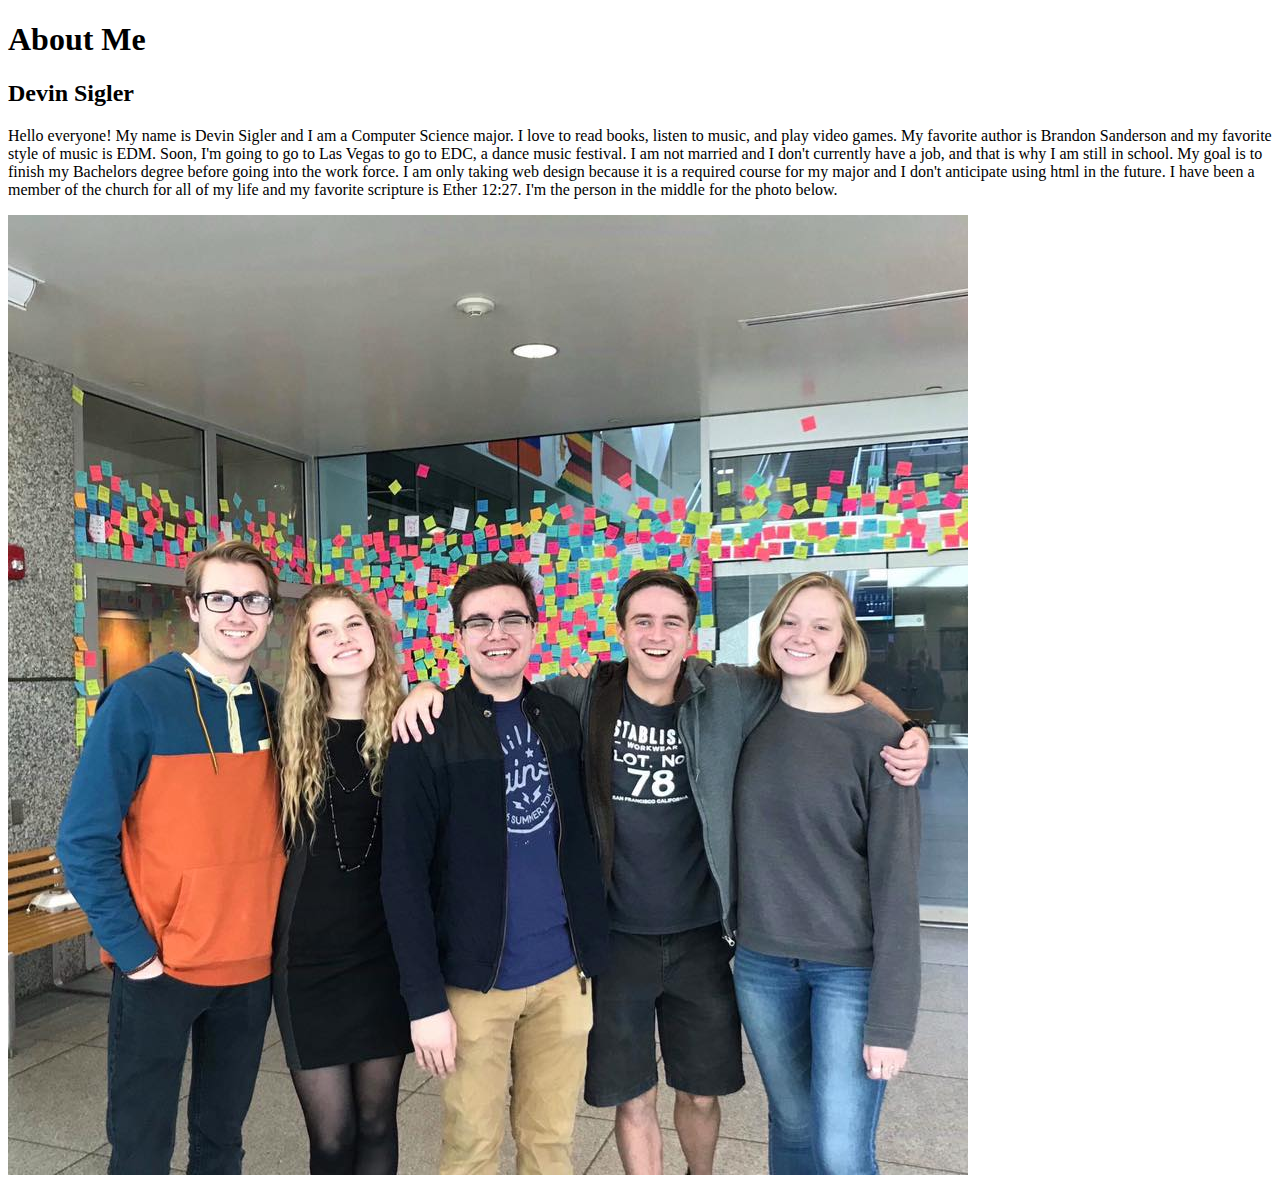
<file: aboutme/index.html>
<!DOCTYPE html>
<html lang="en">

<head>
    <meta charset="UTF-8">
    <meta http-equiv="X-UA-Compatible" content="IE=edge">
    <meta name="viewport" content="width=device-width, initial-scale=1.0">
    <title>Home Page</title>
</head>

<body>
    <h1>About Me</h1>
    <h2>Devin Sigler</h2>
    <p>
        Hello everyone! My name is Devin Sigler and I am a Computer Science major.  I love to read books, listen to music, and play video games.  My favorite author is Brandon Sanderson and my favorite style of music is EDM.  Soon, I'm going to go to Las Vegas to go to EDC, a dance music festival.
        
        I am not married and I don't currently have a job, and that is why I am still in school.  My goal is to finish my Bachelors degree before going into the work force.  I am only taking web design because it is a required course for my major and I don't anticipate using html in the future.

        I have been a member of the church for all of my life and my favorite scripture is Ether 12:27.

        I'm the person in the middle for the photo below.
    </p>
    <img alt="photo" src="images/photo.jpg" >
    
</body>

</html>
</file>
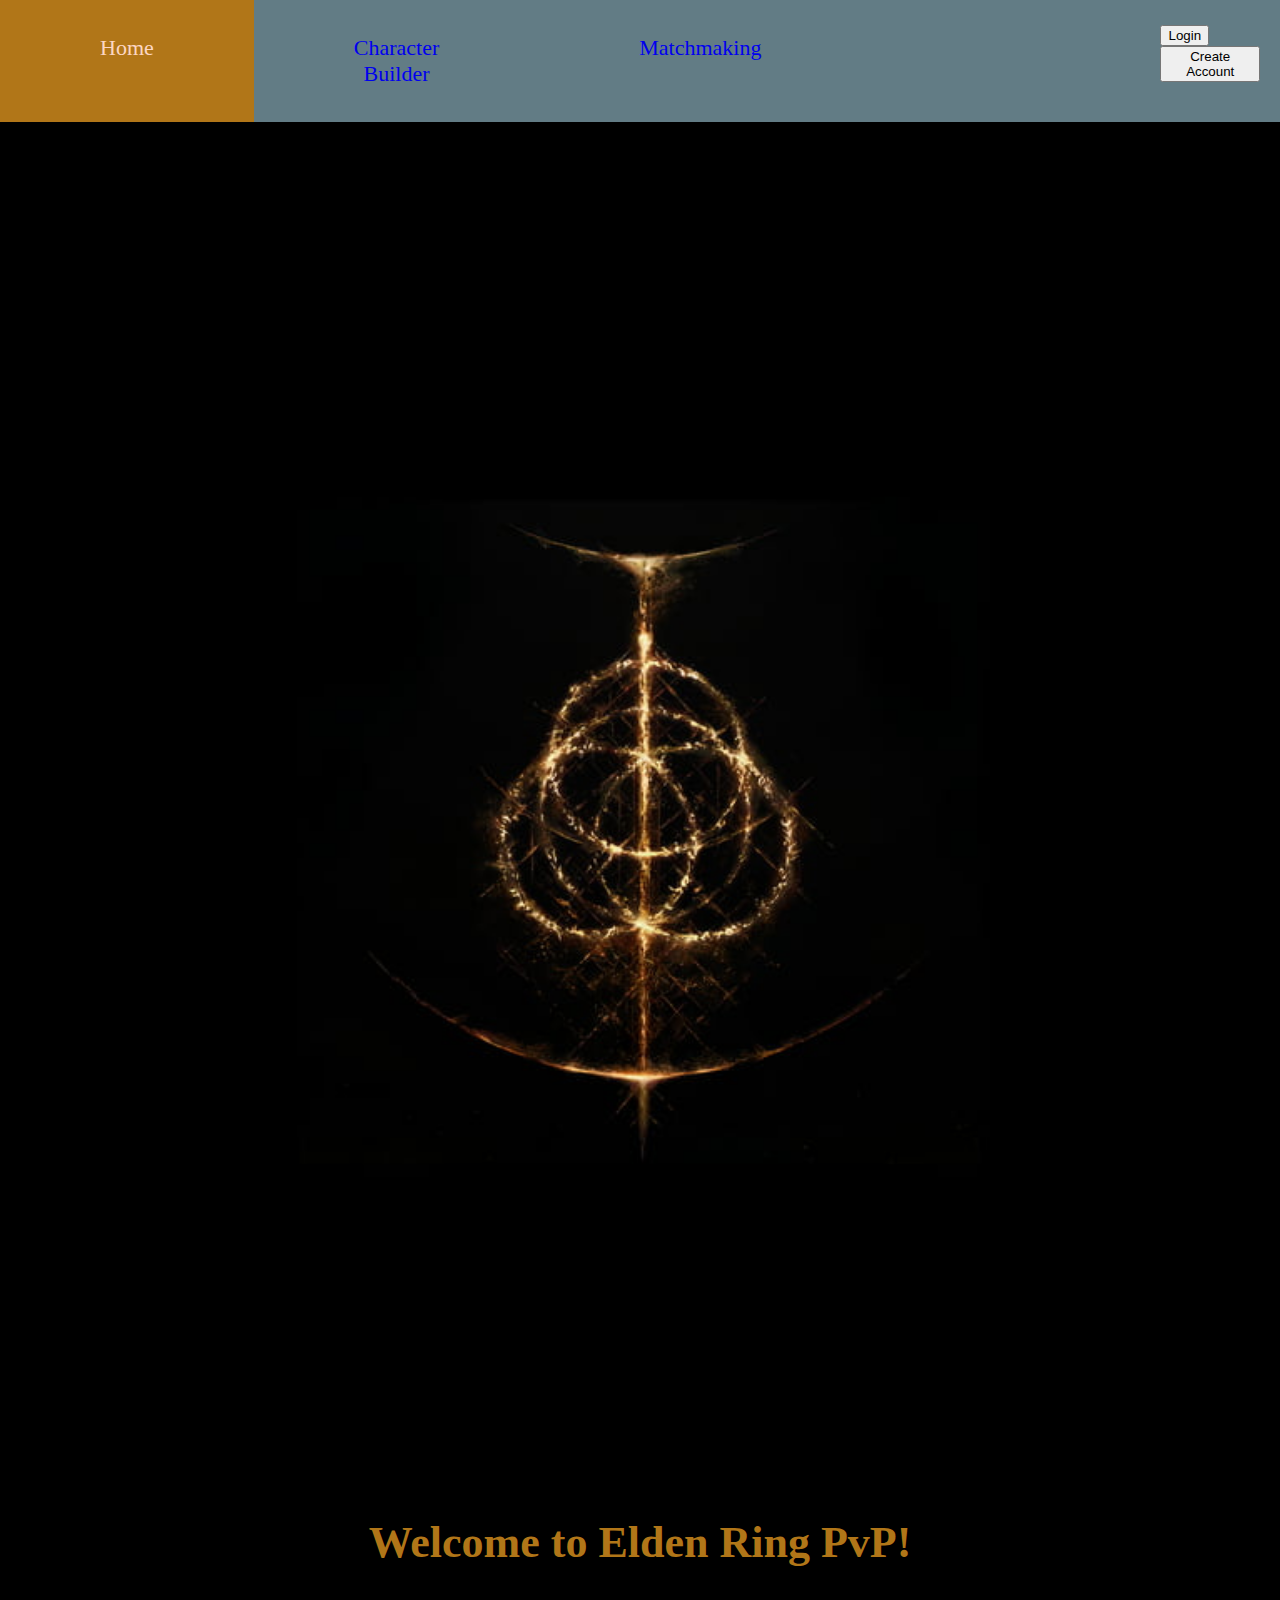
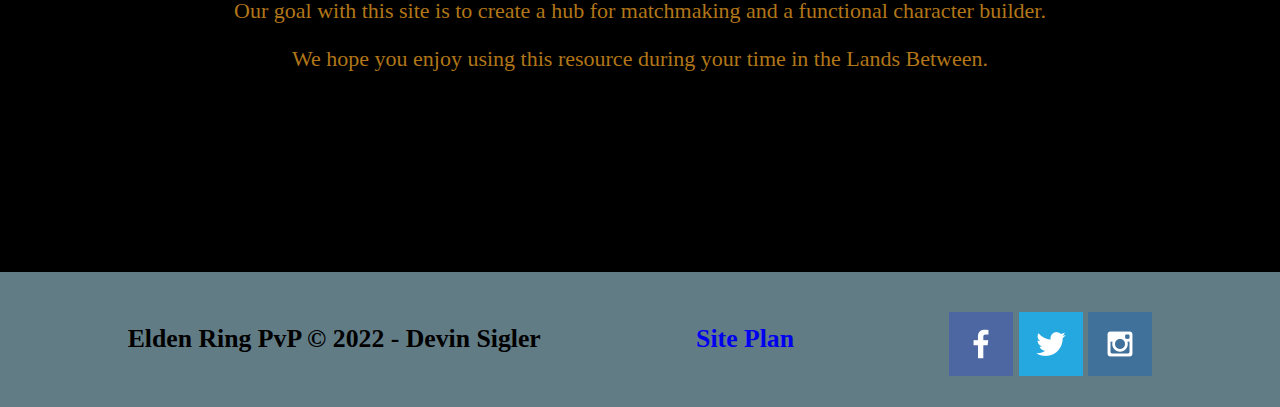
<file: eldenringpvp/index.html>
<!DOCTYPE html>
<html lang="en">

<head>
    <meta charset="UTF-8">
    <meta http-equiv="X-UA-Compatible" content="IE=edge">
    <meta name="viewport" content="width=device-width, initial-scale=1.0">
    <title>Elden Ring PvP</title>
    <link rel="stylesheet" href="styles/style.css" type="text/css">
</head>

<body>
    <div id="content">
        <header>
            <nav>
                <a href="index.html">Home</a>
                <a href="character-builder.html">Character Builder</a>
                <a href="matchmaking.html">Matchmaking</a>
            </nav>
            <div class="account-button">
                <button class="login">Login</button>
                <button class="create-acc">Create Account</button> 
            </div> 
        </header>
        <main class="home-grid">
            <div id="hero">
                <div id="hero-box">
                    <img id="hero-img" src="images/logo.jpg" alt="Elden Ring logo">
                </div>
            </div>
            <section id="main-msg">
                <h1 class="main-title">Welcome to Elden Ring PvP!</h1>
                <p>Our goal with this site is to create a hub for matchmaking and a functional character builder.
                </p>
                <p>We hope you enjoy using this resource during your time in the Lands Between.</p>
            </section>
        </main>
        <footer>
            <h3>Elden Ring PvP &copy; 2022 - Devin Sigler</h3>
            <h3><a href="site-plan.html">Site Plan</a></h3>
            <div class="social">
                <a href="https://facebook.com" target="_blank">
                    <img src="images/facebook.png" alt="fb icon">
                </a>
                <a href="https://twitter.com">
                    <img src="images/twitter.png" alt="twitter icon">
                </a>
                <a href="https://instagram.com">
                    <img src="images/instagram.png" alt="instagram icon">
                </a>
            </div>
        </footer>
    </div>
</body>

</html>
</file>
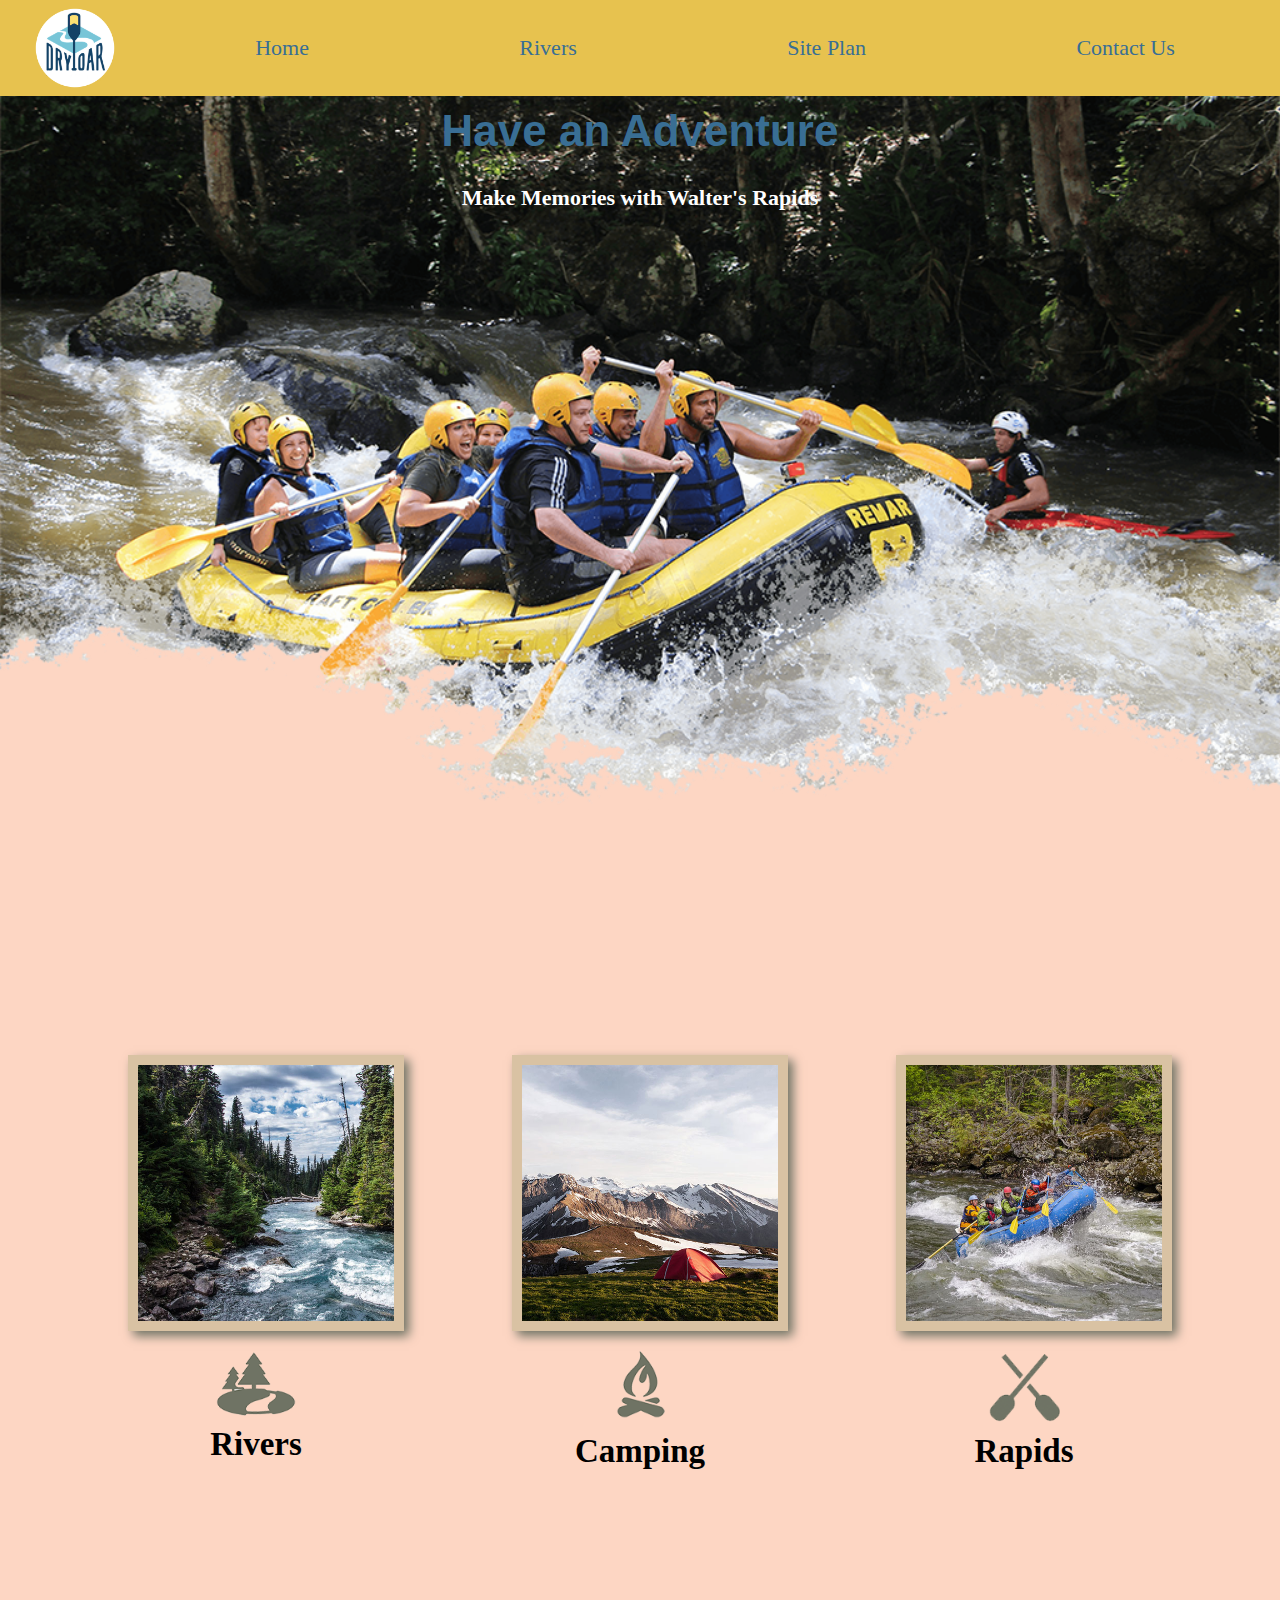
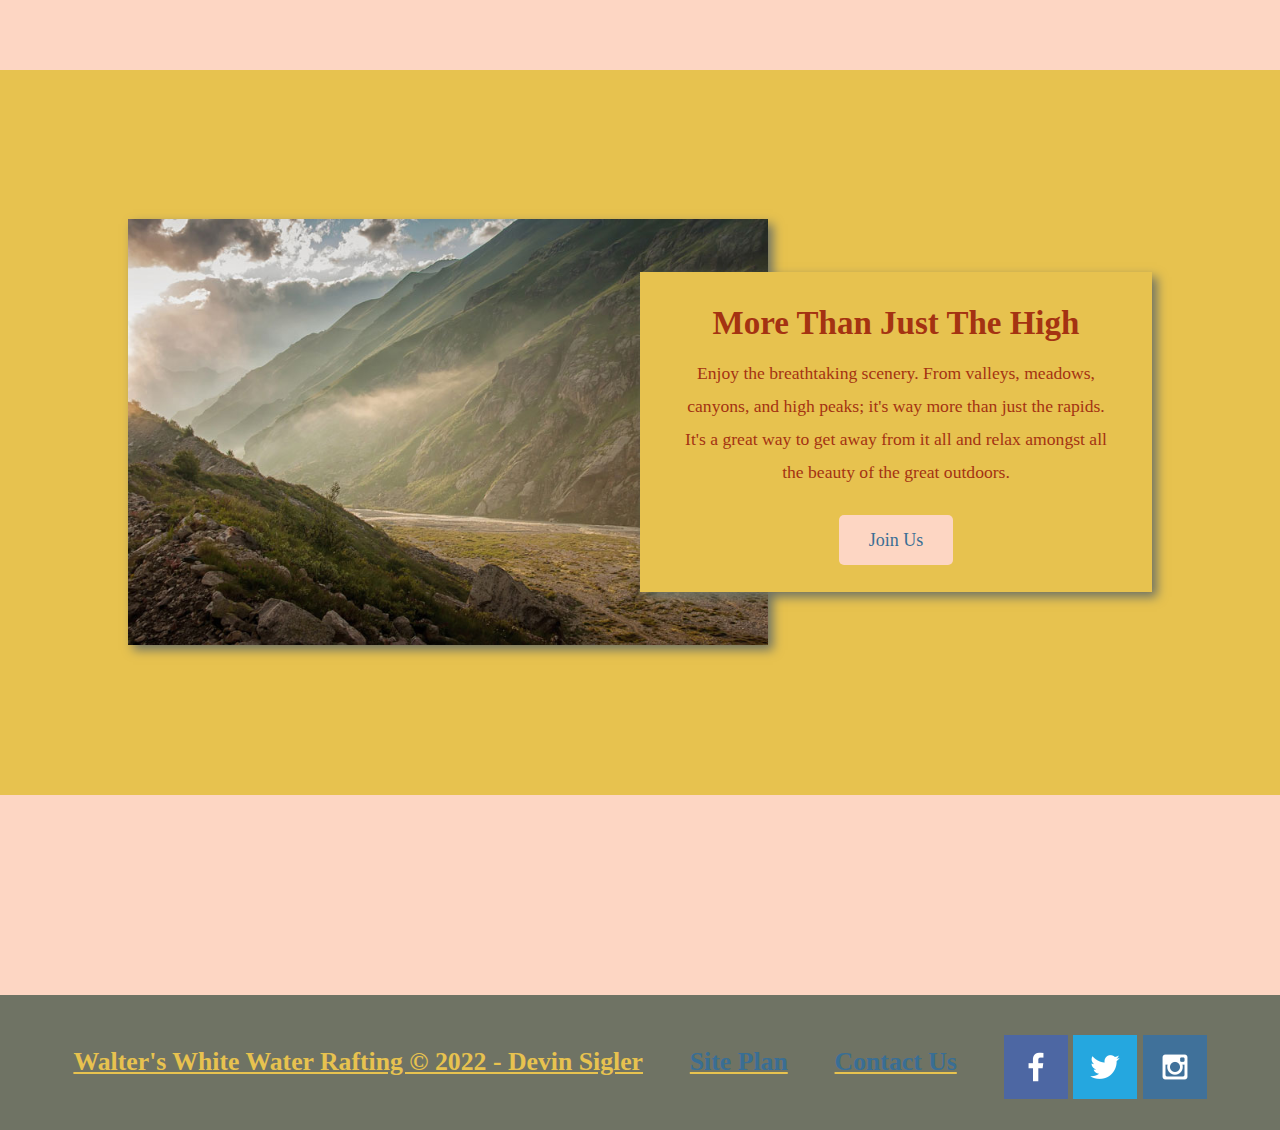
<file: wwr/index.html>
<!DOCTYPE html>
<html lang="en">

<head>
    <meta charset="UTF-8">
    <meta http-equiv="X-UA-Compatible" content="IE=edge">
    <meta name="viewport" content="width=device-width, initial-scale=1.0">
    <title>Walter's White Water Rafting</title>
    <link rel="stylesheet" href="styles/style.css" type="text/css">
</head>

<body>
    <div id="content">
        <header>
            <a id="logo_link" href="index.html">
                <img class="logo" src="images/logo.png" alt="Dry Oar Logo">
            </a>
            <nav>
                <a href="index.html">Home</a>
                <a href="rivers.html">Rivers</a>
                <a href="site-plan-rafting.html">Site Plan</a>
                <a href="contactus.html">Contact Us</a>
            </nav>
        </header>
        <div id="hero">
            <div id="hero-box">
                <img id="hero-img" src="images/hero.png" alt="People enjoying rafting">
            </div>
            <section id="hero-msg">
                <h1 class="home-title">Have an Adventure</h1>
                <h4>Make Memories with Walter's Rapids</h4>
                
            </section>
        </div>
        <main class="home-grid">
            <section class="rivers-card">
                <img class="card-img" src="images/rivers.jpg" alt="river in forest">
                <img class="icon" src="images/river_icon.png" alt="river icon">
                <h2>Rivers</h2>
            </section>
            <section class="camping-card">
                <img class="card-img" src="images/camping.jpg" alt="tent in mountains">
                <img class="icon" src="images/fire_icon.png" alt="fire icon">
                <h2>Camping</h2>
            </section>
            <section class="rapids-card">
                <img class="card-img" src="images/rapids.jpg" alt="rafting boat">
                <img class="icon" src="images/oars.png" alt="oars icon">
                <h2>Rapids</h2>
            </section>
            <div id="background"></div>
            <img class="mountains" src="images/mountains.jpg" alt="Misty mountains">
            <section class="msg">
                <h2>More Than Just The High</h2>
                <p>Enjoy the breathtaking scenery. From valleys, meadows, canyons, and high peaks; it's way more than
                    just the rapids. It's a great way to get away from it all and relax amongst all the beauty of the
                    great outdoors. </p>
                <a class='join' href="rivers.html">Join Us</a>
            </section>
        </main>
        <footer>
            <h3>Walter's White Water Rafting &copy; 2022 - Devin Sigler</h3>
            <h3><a href="site-plan-rafting.html">Site Plan</a></h3>
            <h3><a href="contactus.html">Contact Us</a></h3>
            <div class="social">
                <a href="https://facebook.com" target="_blank">
                    <img src="images/facebook.png" alt="fb icon">
                </a>
                <a href="https://twitter.com">
                    <img src="images/twitter.png" alt="twitter icon">
                </a>
                <a href="https://instagram.com">
                    <img src="images/instagram.png" alt="instagram icon">
                </a>
            </div>
        </footer>
    </div>
</body>

</html>
</file>
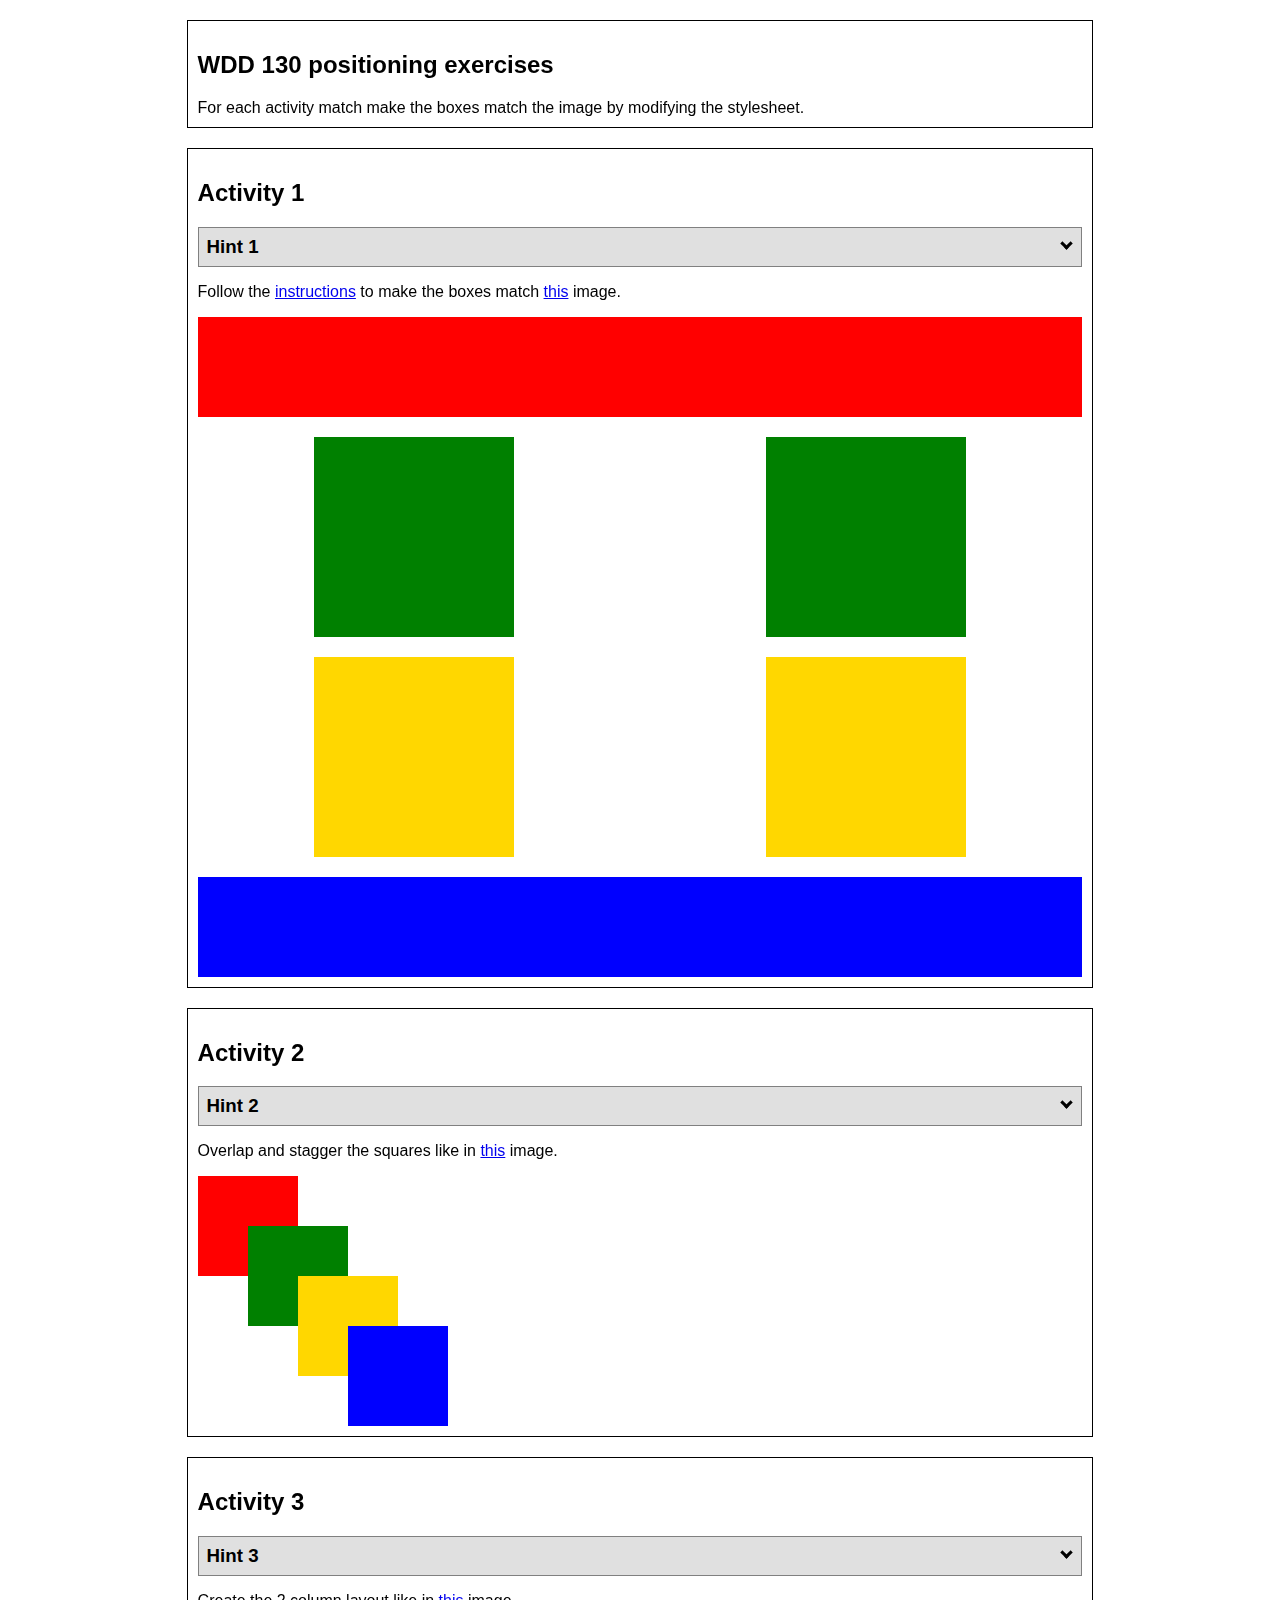
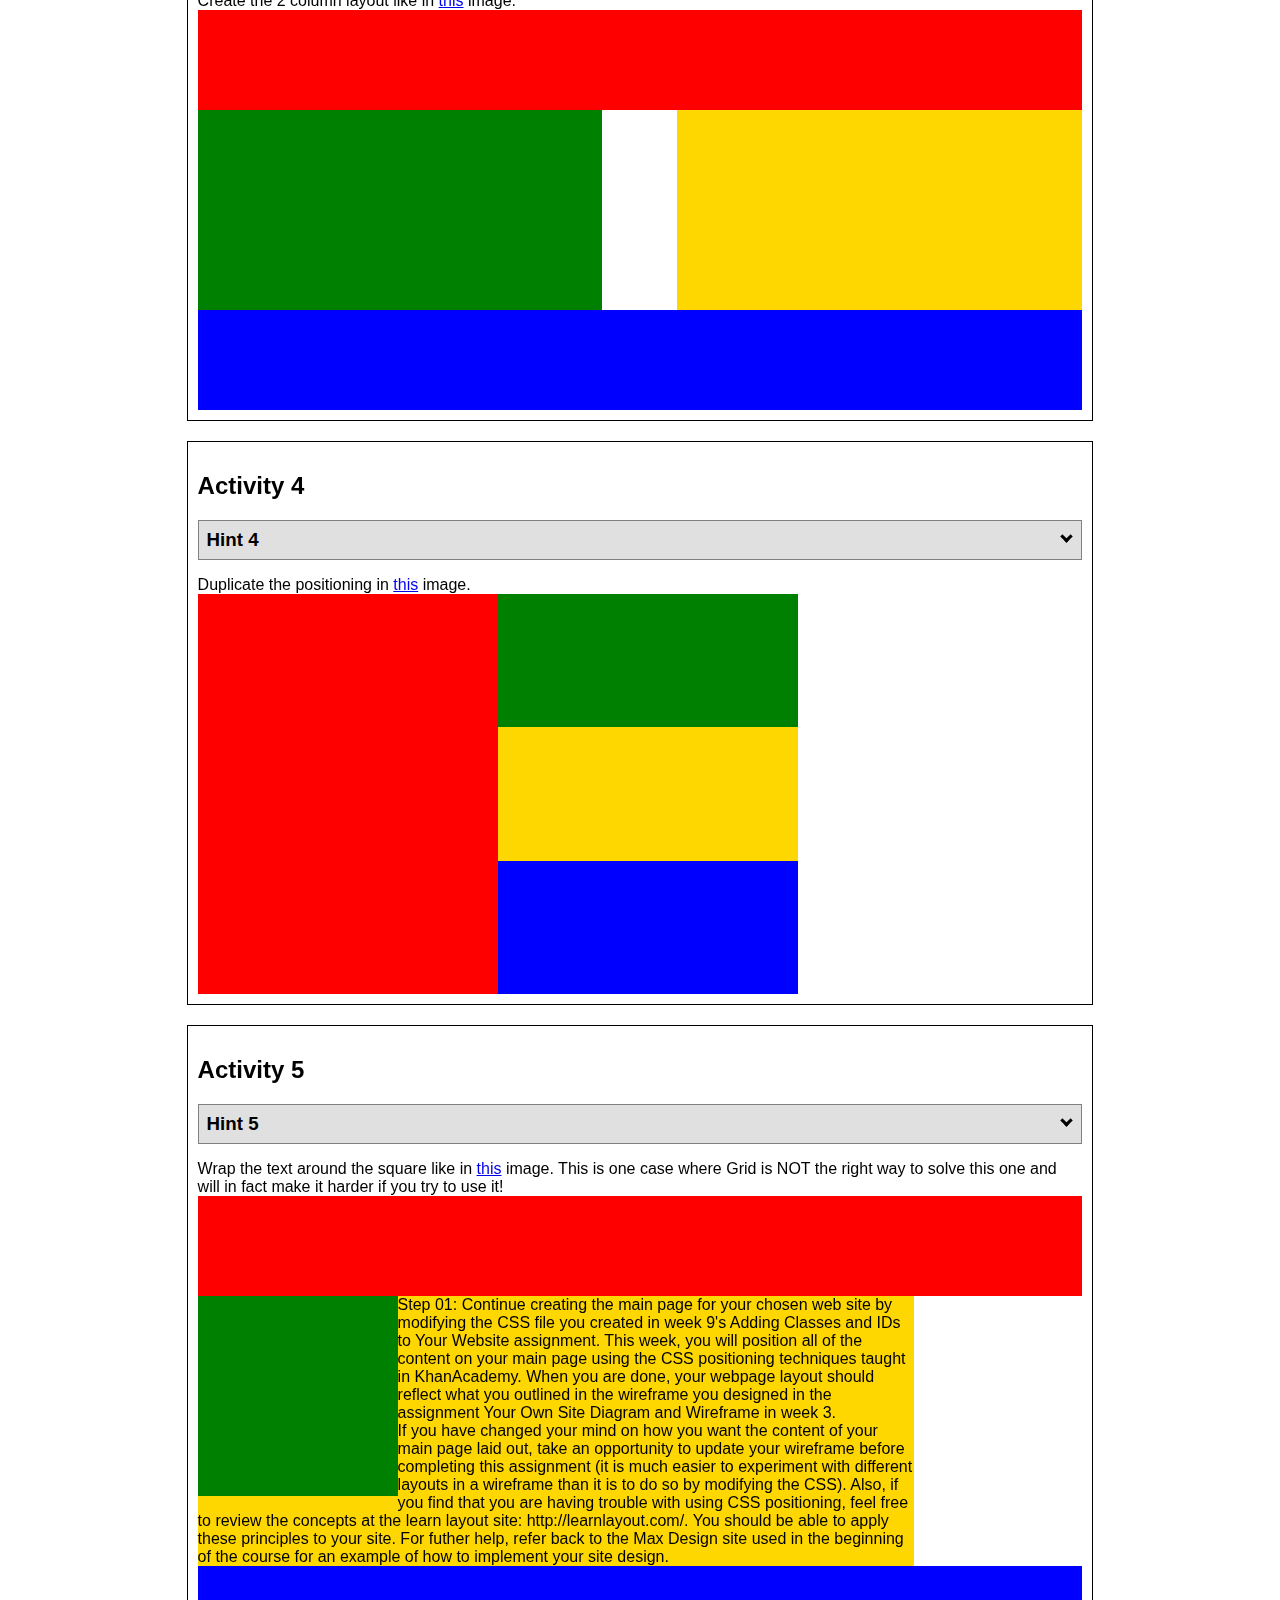
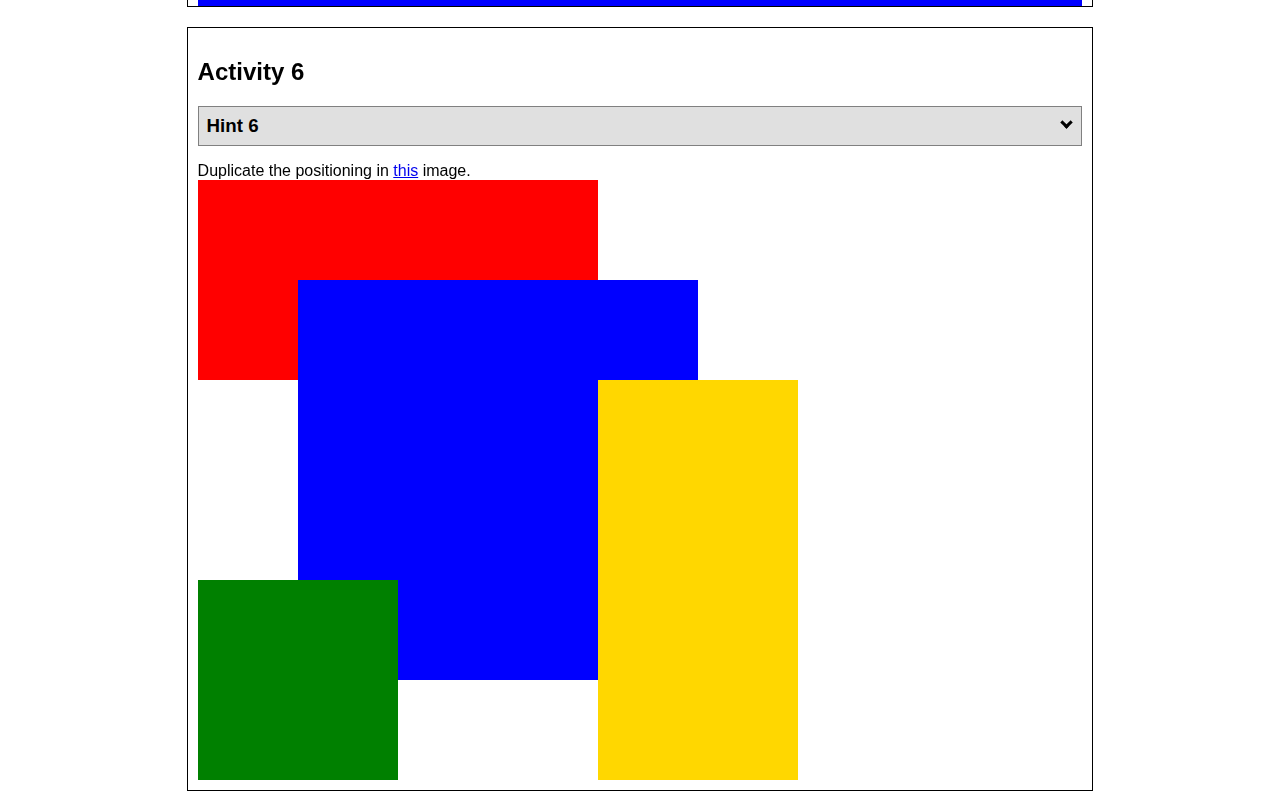
<file: positioning.html>
<!DOCTYPE html>
<html lang="en">
  <head>
    <!-- HTML - Name: positioning.html -->
    <title>Positioning Activity</title>
    <link rel="stylesheet" type="text/css" href="positionstyles.css" />
  </head>
  <body>
    <div class="activity">
      <h2>WDD 130 positioning exercises</h2>
      For each activity match make the boxes match the image by modifying the stylesheet.</div>
    <div class="activity">
      <h2>Activity 1</h2>
      <section class="hint"><input type="checkbox" ><i></i> <h3>Hint 1</h3><div><p>Check out the <a href="https://byui-wdd.github.io/wdd130/activities/w06-css-positioning.html" target="_blank">activity instructions</a> in Ilearn!</p></div></section>
      <p>Follow the <a href="https://byui-wdd.github.io/wdd130/activities/w06-css-positioning.html" target="_blank">instructions</a> to make the boxes match  <a href="https://byui-wdd.github.io/wdd130/images/example1.png" target="_blank">this</a> image.</p>
      <div class="content1" >
        <div class="red1" ></div>
        <div class="green1" ></div>
        <div class="green1" ></div>
        <div class="yellow1"></div>
        <div class="yellow1"></div>
        <div class="blue1"></div>
      </div>
    </div>
    <div class="activity">
      <h2>Activity 2</h2>
      <section class="hint"><input type="checkbox" > <h3>Hint 2</h3><i></i><div><p>Remember that the best way to shift elements around slightly on the page is with Margins.  You could also use Grid.  Either would work for this. If you choose margin, you can use a <em>negative</em> margin. (ie margin-top: -20px;)</p><h4>Properties used:</h4><ul><li>margin-top, margin-left</li><li>...or...</li><li>grid-template-columns: 50px 50px 50px 50px 50px </li></ul></div></section>
      <p>Overlap and stagger the squares like in <a href="https://byui-wdd.github.io/wdd130/images/example2.png" target="_blank">this</a> image.</p>
      <div class="content2" >
        <div class="red2" ></div>
        <div class="green2" ></div>
        <div class="yellow2"></div>
        <div class="blue2"></div>
      </div>
    </div>
    <div class="activity">
      <h2>Activity 3</h2>
      <section class="hint"><input type="checkbox" > <h3>Hint 3</h3><i></i><div><p>This one is going to be best solved with CSS Grid. Remember to make the boxes the right width first...then start moving them around. </p><h4>Properties used:</h4><ul><li>display:grid;</li><li>grid-template-columns:</li><li>grid-column-gap:</li>
        <li>grid-column:</li>  </ul></div></section>
      Create the 2 column layout like in <a href="https://byui-wdd.github.io/wdd130/images/example3.png" target="_blank">this</a>  image.
      <div class="content3" >
        <div class="red3" ></div>
        <div class="green3" ></div>
        <div class="yellow3"></div>
        <div class="blue3"></div>
      </div>
    </div>
    <div class="activity">
      <h2>Activity 4</h2>
      <section class="hint"><input type="checkbox" > <h3>Hint 4</h3><i></i><div><p>For the others we have been primarily concerned with width. For this one you will need to adjust height as well. </p><h4>Properties used:</h4><ul><li>display:grid;</li><li>grid-template-columns:</li><li>grid-row:</li></ul></div></section>
      Duplicate the positioning in <a href="https://byui-wdd.github.io/wdd130/images/example4.png" target="_blank">this</a> image. 
      <div class="content4" >
        <div class="red4" ></div>
        <div class="green4" ></div>
        <div class="yellow4"></div>
        <div class="blue4"></div>
      </div>
    </div>

    <div class="activity">
      <h2>Activity 5</h2>
      <section class="hint"><input type="checkbox" > <h3>Hint 5</h3><i></i><div><p>Grid is <strong>not</strong> the right way to do this.  In fact there is only one way to really do that...and that is with float. Remember that we float the thing we want the text to wrap around.  Also remember to start by making all the shapes the right size and shape.</p><h4>Properties used:</h4><ul><li>float: left;</li></ul></div></section>
      Wrap the text around the square like in <a href="https://byui-wdd.github.io/wdd130/images/example5.png" target="_blank">this</a> image. This is one case where Grid is NOT the right way to solve this one and will in fact make it harder if you try to use it!
      <div class="content5" >
        <div class="red5" ></div>
        <div class="green5" ></div>
        <div class="yellow5">Step 01: Continue creating the main page for your chosen web site by modifying the CSS file you created in week 9's Adding Classes and IDs to Your Website assignment. This week, you will position all of the content on your main page using the CSS positioning techniques taught in KhanAcademy. When you are done, your webpage layout should reflect what you outlined in the wireframe you designed in the assignment Your Own Site Diagram and Wireframe in week 3. <br />
          If you have changed your mind on how you want the content of your main page laid out, take an opportunity to update your wireframe before completing this assignment (it is much easier to experiment with different layouts in a wireframe than it is to do so by modifying the CSS). Also, if you find that you are having trouble with using CSS positioning, feel free to review the concepts at the learn layout site: http://learnlayout.com/. You should be able to apply these principles to your site. For futher help, refer back to the Max Design site used in the beginning of the course for an example of how to implement your site design.</div>
        <div class="blue5"></div>
      </div>
    </div>
    <div class="activity">
      <h2>Activity 6</h2>
      <section class="hint"><input type="checkbox" > <h3>Hint 6</h3><i></i><div><p>This one is all about visualizing the grid behind the layout. If you are having a hard time doing that first: all the sizes are even multiples of 100, and second here is another example with the lines drawn: <a href="https://byui-wdd.github.io/wdd130/images/example6-hint.png" target="_blank">example 6 with lines</a>. For this one you will find it easiest if you use px for the column width. You can also use <kbd>z-index</kbd> to control the element layering.    </p><h4>Properties used:</h4><ul><li>display:grid;</li><li>grid-template-columns:</li><li>grid-column:</li><li>grid-row:</li><li><a href="https://www.w3schools.com/cssref/pr_pos_z-index.asp" target="_blank">z-index:</a></li></ul></div></section>
      Duplicate the positioning in <a href="https://byui-wdd.github.io/wdd130/images/example6.png" target="_blank">this</a> image.
      <div class="content6" >
        <div class="red6" ></div>
        <div class="green6" ></div>
        <div class="yellow6"></div>
        <div class="blue6"></div>
      </div>
    </div>
  </body>
</html>
</file>
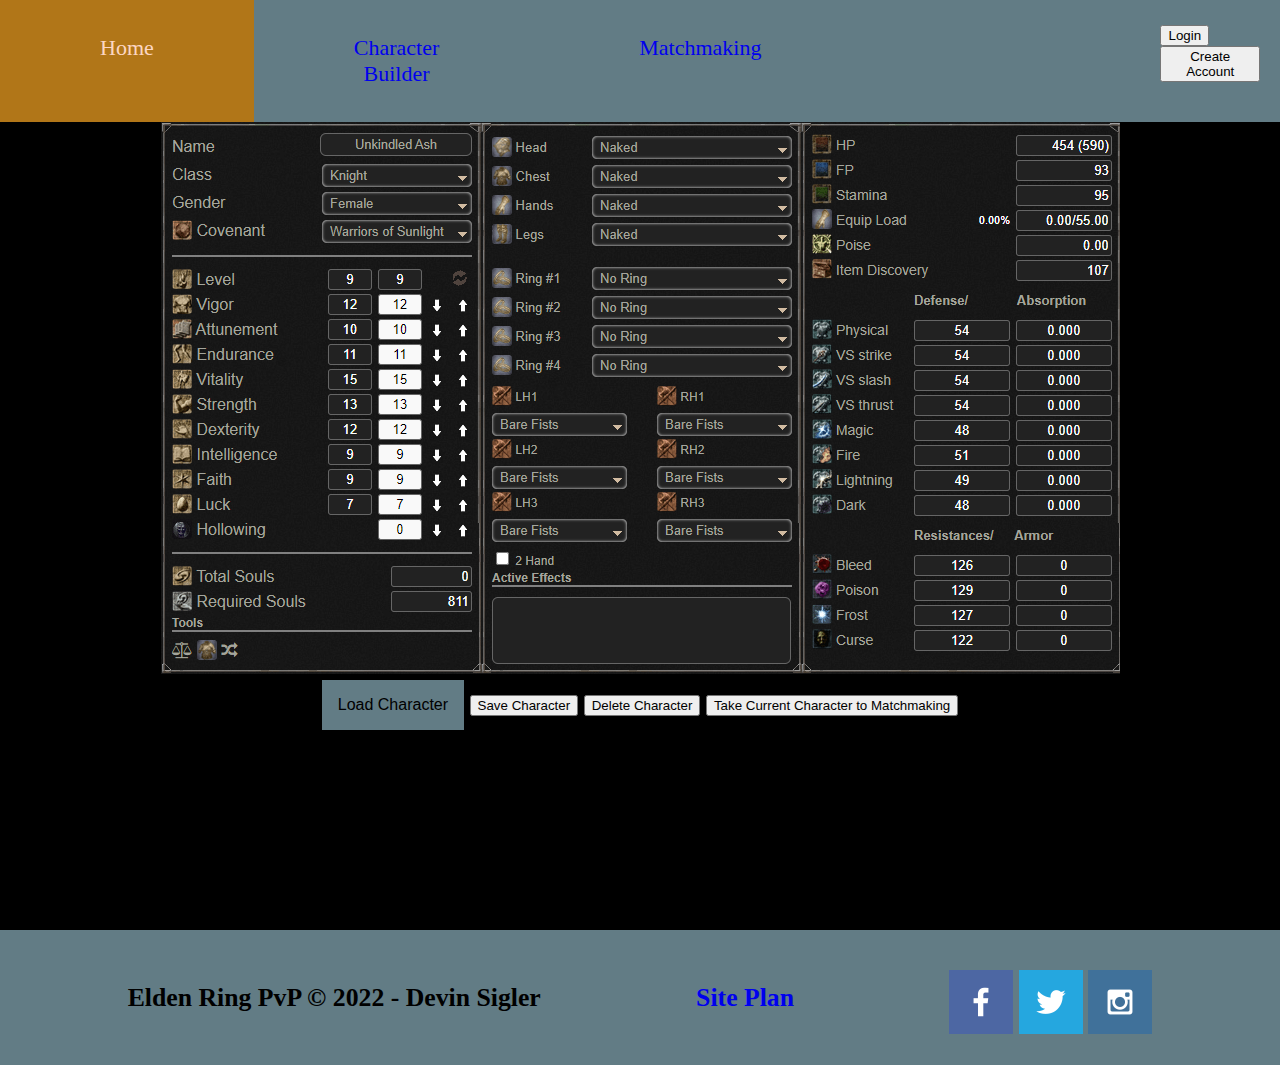
<file: eldenringpvp/character-builder.html>
<!DOCTYPE html>
<html lang="en">

<head>
    <meta charset="UTF-8">
    <meta http-equiv="X-UA-Compatible" content="IE=edge">
    <meta name="viewport" content="width=device-width, initial-scale=1.0">
    <title>Elden Ring PvP</title>
    <link rel="stylesheet" href="styles/style.css" type="text/css">
</head>

<body>
    <div id="content">
        <header>
            <nav>
                <a href="index.html">Home</a>
                <a href="character-builder.html">Character Builder</a>
                <a href="matchmaking.html">Matchmaking</a>
            </nav>
            <div class="account-button">
                <button class="login">Login</button>
                <button class="create-acc">Create Account</button> 
            </div> 
        </header>
        <main class="CBhome-grid">
            <div id="builder">
                <img id="builder-img" src="images/example-character-builder.PNG" alt="example character builder">
            </div>
            <div class="dropdown">
                <button class="dropbtn">Load Character</button>
                <div class="dropdown-content">
                  <a href="#">Character 1</a>
                  <a href="#">Character 2</a>
                  <a href="#">Character 3</a>
                </div>
                <button class="save-char">Save Character</button>
                <button class="delete-char">Delete Character</button>
                <button class="port-char">Take Current Character to Matchmaking</button>
            </div>
            <div class="button-boxes">
                
            </div>
        </main>
        <footer>
            <h3>Elden Ring PvP &copy; 2022 - Devin Sigler</h3>
            <h3><a href="site-plan.html">Site Plan</a></h3>
            <div class="social">
                <a href="https://facebook.com" target="_blank">
                    <img src="images/facebook.png" alt="fb icon">
                </a>
                <a href="https://twitter.com">
                    <img src="images/twitter.png" alt="twitter icon">
                </a>
                <a href="https://instagram.com">
                    <img src="images/instagram.png" alt="instagram icon">
                </a>
            </div>
        </footer>
    </div>
</body>

</html>
</file>
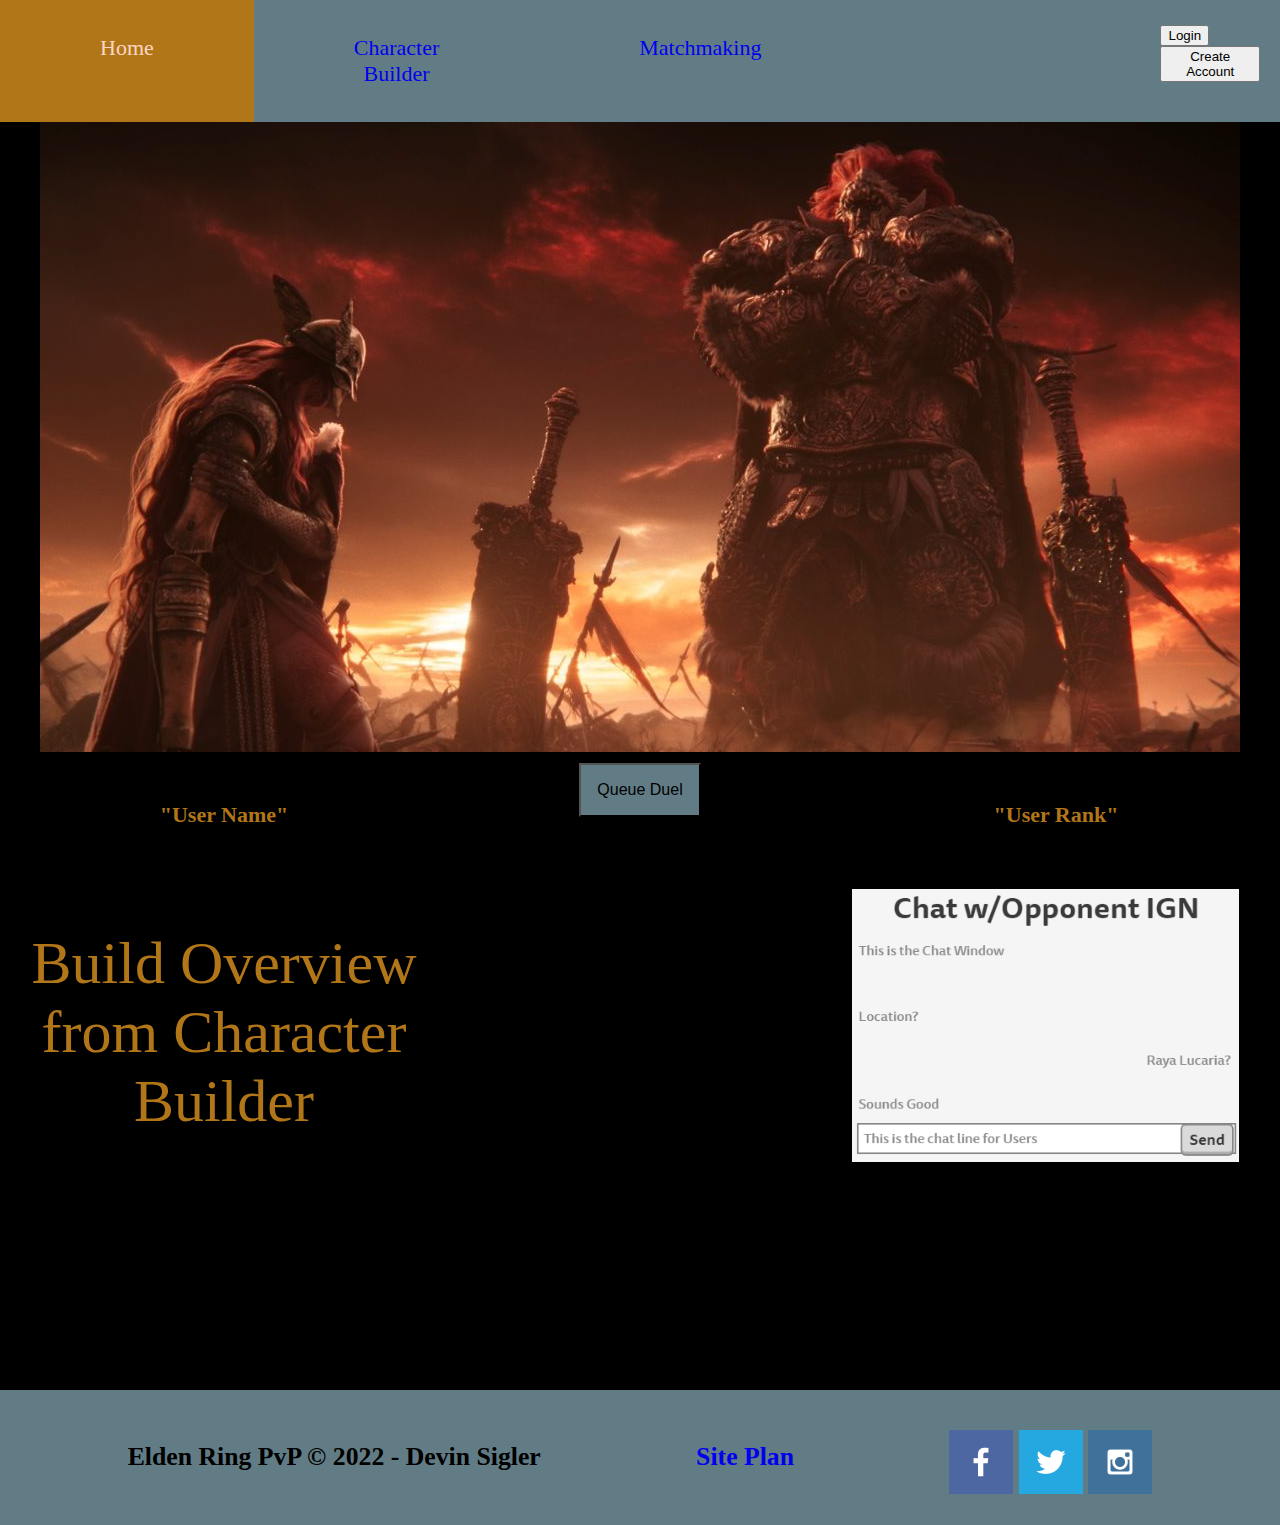
<file: eldenringpvp/matchmaking.html>
<!DOCTYPE html>
<html lang="en">

<head>
    <meta charset="UTF-8">
    <meta http-equiv="X-UA-Compatible" content="IE=edge">
    <meta name="viewport" content="width=device-width, initial-scale=1.0">
    <title>Elden Ring PvP</title>
    <link rel="stylesheet" href="styles/style.css" type="text/css">
</head>

<body>
    <div id="content">
        <header>
            <nav>
                <a href="index.html">Home</a>
                <a href="character-builder.html">Character Builder</a>
                <a href="matchmaking.html">Matchmaking</a>
            </nav>
            <div class="account-button">
                <button class="login">Login</button>
                <button class="create-acc">Create Account</button> 
            </div> 
        </header>
        <main class="mm-home-grid">
            <div id="radahn">
                <img id="radahn-img" src="images/Radahn.jpg" alt="fight">
            </div>
            <h4>"User Rank"</h4>
            <div id="queue-button">
                <button class="queue">Queue Duel</button>
            </div>
            <h4>"User Name"</h4>
            <p>Build Overview from Character Builder</p>
            <div id="chat-box">
                <img id="chat-img" src="images/chat.PNG" alt="fight">
            </div>
        </main>
        <footer>
            <h3>Elden Ring PvP &copy; 2022 - Devin Sigler</h3>
            <h3><a href="site-plan.html">Site Plan</a></h3>
            <div class="social">
                <a href="https://facebook.com" target="_blank">
                    <img src="images/facebook.png" alt="fb icon">
                </a>
                <a href="https://twitter.com">
                    <img src="images/twitter.png" alt="twitter icon">
                </a>
                <a href="https://instagram.com">
                    <img src="images/instagram.png" alt="instagram icon">
                </a>
            </div>
        </footer>
    </div>
</body>

</html>
</file>
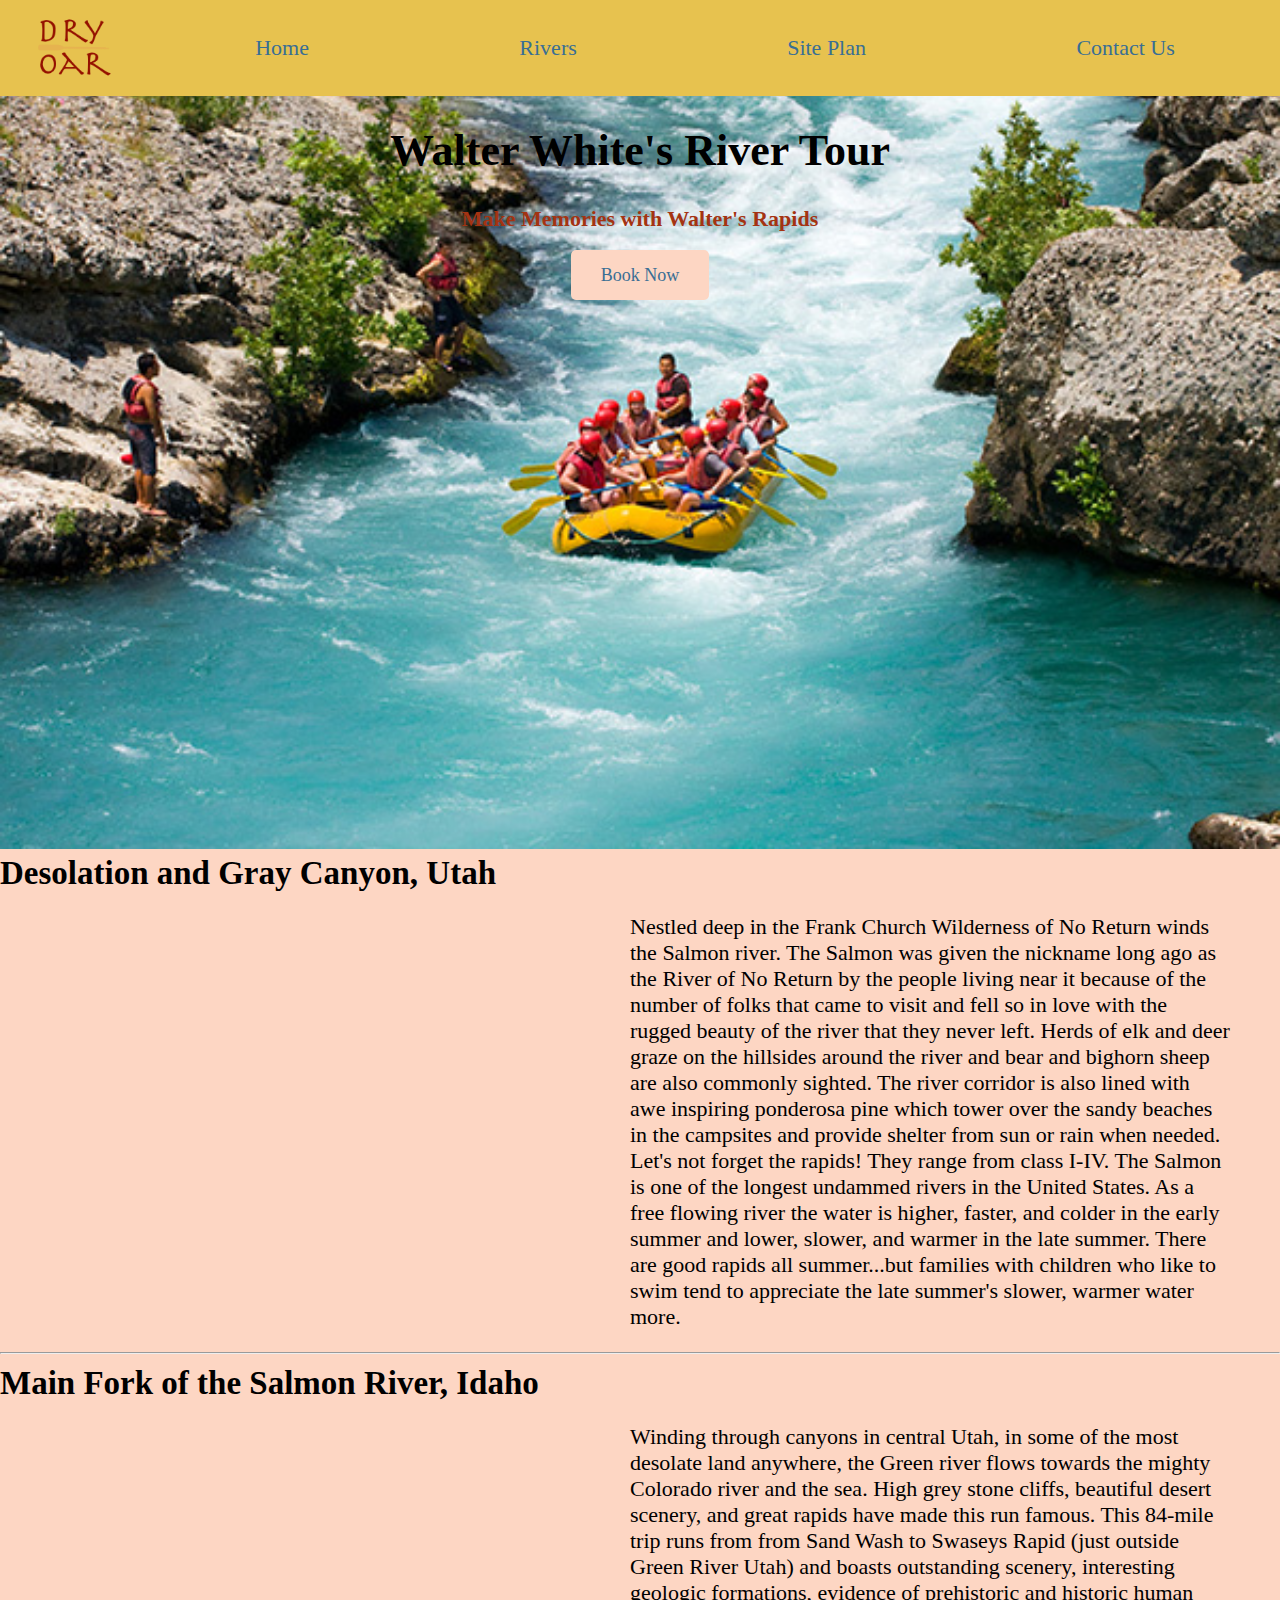
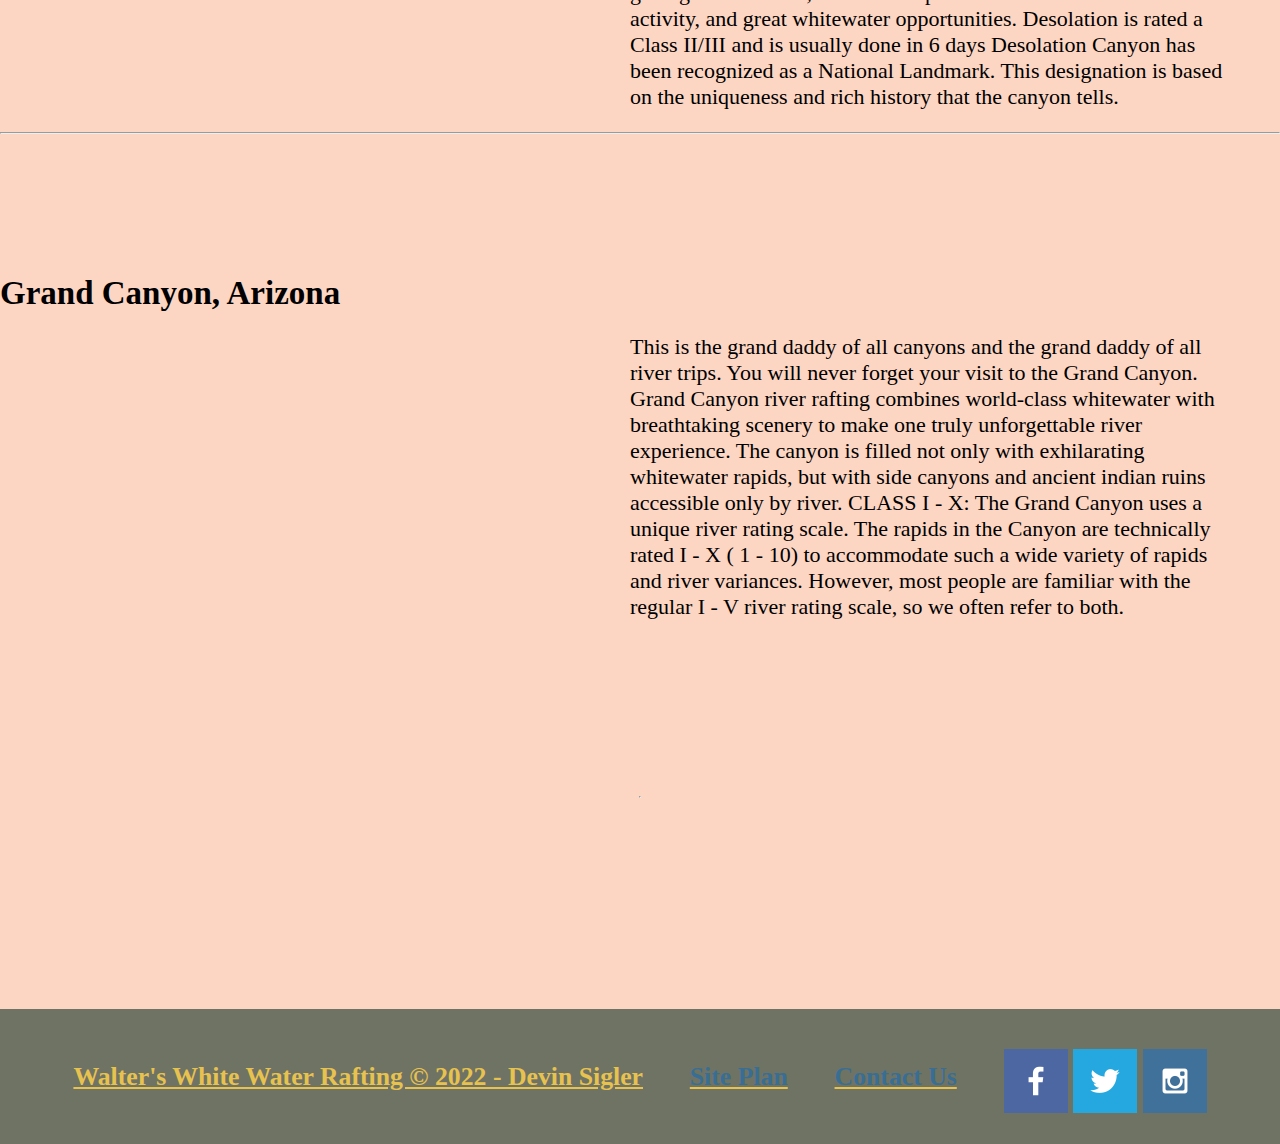
<file: wwr/rivers.html>
<!DOCTYPE html>
<html lang="en">

<head>
    <meta charset="UTF-8">
    <meta http-equiv="X-UA-Compatible" content="IE=edge">
    <meta name="viewport" content="width=device-width, initial-scale=1.0">
    <title>Walter's White River Tour</title>
    <link rel="stylesheet" href="styles/style.css" type="text/css">
</head>

<body>
    <div id="content">
        <header>
            <a id="logo_link" href="index.html">
                <img class="logo" src="images/child_logo.png" alt="Dry Oar Logo">
            </a>
            <nav>
                <a href="index.html">Home</a>
                <a href="rivers.html">Rivers</a>
                <a href="site-plan-rafting.html">Site Plan</a>
                <a href="contactus.html">Contact Us</a>
            </nav>
        </header>
        <div id="child-hero">
            <div id="child-hero-box">
                <img id="child-hero-img" src="images/child_rivers.jpg" alt="Rafting">
            </div>
            <section id="child-hero-msg">
                <h1 class="river-title">Walter White's River Tour</h1>
                <h4>Make Memories with Walter's Rapids</h4>
                <div class="button-box">
                    <a class="book" href="rates.html">Book Now</a>
                </div>
            </section>
        </div>
        <main class="rivers-grid">
            <section class="desolation-card">
                <h2>Desolation and Gray Canyon, Utah</h2>
                <p>Nestled deep in the Frank Church Wilderness of No Return winds the Salmon river. The Salmon was given the nickname long ago as the River of No Return by the people living near it because of the number of folks that came to visit and fell so in love with the rugged beauty of the river that they never left.

                    Herds of elk and deer graze on the hillsides around the river and bear and bighorn sheep are also commonly sighted. The river corridor is also lined with awe inspiring ponderosa pine which tower over the sandy beaches in the campsites and provide shelter from sun or rain when needed.
                    
                    Let's not forget the rapids! They range from class I-IV. The Salmon is one of the longest undammed rivers in the United States. As a free flowing river the water is higher, faster, and colder in the early summer and lower, slower, and warmer in the late summer. There are good rapids all summer...but families with children who like to swim tend to appreciate the late summer's slower, warmer water more.</p>
                <hr>    
            </section>
            <section class="salmon-card">
                <h2>Main Fork of the Salmon River, Idaho</h2>
                <p>Winding through canyons in central Utah, in some of the most desolate land anywhere, the Green river flows towards the mighty Colorado river and the sea. High grey stone cliffs, beautiful desert scenery, and great rapids have made this run famous. This 84-mile trip runs from from Sand Wash to Swaseys Rapid (just outside Green River Utah) and boasts outstanding scenery, interesting geologic formations, evidence of prehistoric and historic human activity, and great whitewater opportunities.

                    Desolation is rated a Class II/III and is usually done in 6 days
                    
                    Desolation Canyon has been recognized as a National Landmark.  This designation is based on the uniqueness and rich history that the canyon tells.</p>
                <hr>
            </section>
            <hr class = "new2">
            <section class="grand-card">
                <h2>Grand Canyon, Arizona</h2>
                <p>This is the grand daddy of all canyons and the grand daddy of all river trips. You will never forget your visit to the Grand Canyon.

                    Grand Canyon river rafting combines world-class whitewater with breathtaking scenery to make one truly unforgettable river experience. The canyon is filled not only with exhilarating whitewater rapids, but with side canyons and ancient indian ruins accessible only by river.
                    
                    CLASS I - X: The Grand Canyon uses a unique river rating scale. The rapids in the Canyon are technically rated I - X ( 1 - 10) to accommodate such a wide variety of rapids and river variances. However, most people are familiar with the regular I - V river rating scale, so we often refer to both.</p>
            </section>            
        </main>
        <footer>
            <h3>Walter's White Water Rafting &copy; 2022 - Devin Sigler</h3>
            <h3><a href="site-plan-rafting.html">Site Plan</a></h3>
            <h3><a href="contactus.html">Contact Us</a></h3>
            <div class="social">
                <a href="https://facebook.com" target="_blank">
                    <img src="images/facebook.png" alt="fb icon">
                </a>
                <a href="https://twitter.com">
                    <img src="images/twitter.png" alt="twitter icon">
                </a>
                <a href="https://instagram.com">
                    <img src="images/instagram.png" alt="instagram icon">
                </a>
            </div>
        </footer>
    </div>
</body>

</html>
</file>
<file: eldenringpvp/styles/style.css>
/*Home Page CSS*/

#content {
    max-width: 1600px;
    margin: 0 auto;
}

header {
    background-color: #627C85;
    display:grid;
    grid-template-columns: 1fr 1fr 1fr 1fr;
}

nav {
    display: flex;
    justify-content: space-around;
}

nav a {
    padding: 35px;
    padding-left: 100px;
    padding-right: 100px;
    text-decoration: none;
    text-align: center
}

nav a:hover {
    background-color: #b17618;
    color: #FDD6C3;
}

div .account-button{
    padding: 20px;
    grid-column: 4/5;
    justify-content: space-around;
}

body {
    background-color: #000000;
    font-size: 22px;
    margin: 0;
    padding: 0;
}

main {
    background-color: #000000;
    text-align: center
}

#hero-img{
    display: block;
    width: 60%;
    margin-left: auto;
    margin-right: auto;
    z-index: -1;
}

#main-msg {
    color: #b17618;
}

footer {
    background-color: #627C85;
    padding: 25px 50px;
    margin-top: 200px;
    display: flex;
    justify-content: space-around;
    align-items: center;
}

footer a {
    text-decoration: none;
}

footer a:hover {
    color: #E7C24F;
}

footer .social img {
    padding-top: 15px;
}

/*Character Builder CSS*/

#CBhome-grid {
    width: 100%;
    display:grid;
    grid-template-columns: repeat(6, 1fr);
}

#builder {
    width: 100%;
    margin-left: auto;
    margin-right: auto;
}

/*Dropdown Button forr W12 */
.dropbtn {
    background-color: #627C85;
    color: #000000;
    padding: 16px;
    font-size: 16px;
    border: none;
  }
  
  .dropdown {
    position: relative;
    display: inline-block;
    text-align: left;
  }
  
  .dropdown-content {
    display: none;
    position: absolute;
    background-color: #627C85;
    min-width: 150px;
    box-shadow: 0px 8px 16px 0px rgba(0,0,0,0.2);
    z-index: 1;
  }
  
  .dropdown-content a {
    color: black;
    padding: 12px 16px;
    text-decoration: none;
    display: block;
  }
  
  .dropdown-content a:hover {background-color: #E7C24F;}
  
  .dropdown:hover .dropdown-content {display: block;}
  
  .dropdown:hover .dropbtn {background-color: #E7C24F;}

/*End of W12 dropdown content*/

/*Matchmaking CSS*/
.mm-home-grid {
    display: grid;
    grid-template-columns: 35% 30% 35%;
    grid-template-rows: 60% 10% 25%;
    justify-content: center;
}

#radahn {
    grid-column: 1/4;
    grid-row: 1/2;
}

h4, p{
    color: #b17618;
    text-align: center;
    
}

h4 {
    grid-row: 2/3;
    padding: 10px;
}

h4:nth-last-of-type(1) {
    grid-column: 1/2;
    grid-row: 2/3;
}

h4:nth-last-of-type(2) {
    grid-column: 3/4;
    grid-row: 2/3;
}

queue-button {
    grid-column: 2/3;
    grid-row: 2/3;
}

.queue {
    background-color: #627C85;
    color: #000000;
    padding: 16px;
    font-size: 16px;
}

.queue:hover{
    background-color: #b17618;
}

.queue:active {
    background-color: #627C85;
}

.mm-home-grid p {
    grid-column: 1/2;
    grid-row: 3/4;
    font-size: 60px;
}

#chat-box {
    grid-column: 3/4;
    grid-row: 3/4;
    margin-right: auto;
    padding: 20px;
}
</file>
<file: wwr/styles/style.css>
#content {
    max-width: 1600px;
    margin: 0 auto;
}

nav a,
#hero-msg h1,
#hero-msg h4,
.button-box,
main {
    text-align: center;
}

main section image {
    box-sizing: border-box;
}

#background {
    height: 725px;
    background-color: #E7C24F;
}

body {
    background-color: #FDD6C3;
    font-size: 22px;
    margin: 0;
    padding: 0;
  }

header {
    background-color: #E7C24F;
    display:grid;
    grid-template-columns: 150px auto;
}

nav {
    display: flex;
    justify-content: space-around;
}

#logo_link {
    padding-top: 5px;
    justify-self: center;
    align-self: center;
}

nav a {
    padding: 35px;
}

nav a:hover {
    background-color: #A43312;
    color: #FDD6C3;
}

.home-title {
    color: #396E94;
    font-size: 2em;
    font-family: Helvetica;
    margin-top: 10px;
}

h2 {
    margin: 0;
}

h4 {
    color: #FDD6C3;
}

.book, .join {
    background-color: #FDD6C3;
    color: #E7C24F;
    font-size: 18px;
    padding: 15px 30px;
    margin-top: 50px;
    border-radius: 5px;
}

.book:hover, .join:hover {
    background-color: #E7C24F;
    color: #FDD6C3;
}

.msg h2, .msg p {
    color: #A43312;
}

.msg p {
    font-size: 0.8em;
    padding-bottom: 15px;
}

.msg{
    background-color: #E7C24F;
    line-height: 1.5em;
    padding: 35px;
    grid-column: 6/10;
    grid-row: 6/7;
    box-shadow: 5px 5px 10px #6f7364;
}

footer {
    background-color: #396E94;
    padding: 25px 50px;
    margin-top: 200px;
}

.icon {
    width: 80px;
    padding-top: 10px;
}

.logo {
    width: 80px;
}

#hero-img {
    width: 100%;
}

.rivers-card,
.camping-card,
.rapids-card {
    margin: 200px 0;
}

.card-img {
    border: 10px solid #d9c2a3;
    transition: transform .5s;
    box-shadow: 5px 5px 10px #6f7364;
}

.card-img:hover {
    opacity: .6;
    transform: scale(1.1);
}

#logo_link {
    padding-top: 5px;
}

nav a,
.book, 
.join,
footer a {
    text-decoration: none;
    color: #396E94;
}

footer h3,
a:hover {
    text-decoration: underline;
    color: #E7C24F;
}

footer .social img {
    padding-top: 15px;
}

#hero {
    display:grid;
    grid-template-columns: 1fr 3fr 1fr;
    margin-top: -100px;
}

#hero-box {
    grid-column: 1/4;
    grid-row: 1/3;
    z-index: -1;
}

#hero-msg {
    grid-column: 2/3;
    grid-row: 1/2;
    margin-top: 100px;
}

#hero-msg h4 {
    color: white;
}

.home-grid {
    display: grid;
    grid-template-columns: repeat(10, 1fr);
}

.card-img, .mountains {
    width: 100%;
}

.rivers-card {
    grid-column: 2/4;
    grid-row: 2/3;
}

.camping-card {
    grid-column: 5/7;
    grid-row: 2/3;
}

.rapids-card {
    grid-column: 8/10;
    grid-row: 2/3;
}

#background {
    grid-column: 1/11;
    grid-row: 4/9;
}

.mountains {
    grid-column: 2/7;
    grid-row: 5/8;
    box-shadow: 5px 5px 10px #6f7364;
}

footer {
    background-color: #6f7364;
    padding: 25px 50px;
    margin-top: 200px; 
    display: flex;
    justify-content: space-around;
    align-items: center;
}

/*
Rivers.html CSS
*/

#child-hero {
    display:grid;
    grid-template-columns: 1fr 3fr 1fr;
    margin-top: -100px;
}

#child-hero-box {
    grid-column: 1/4;
    grid-row: 1/3;
    z-index: -1;
}

#child-hero-msg {
    grid-column: 2/3;
    grid-row: 1/2;
    margin-top: 100px;
    text-align: center;
}

#child-hero-msg h4 {
    color: #A43312;
}

#child-hero-img {
    width: 100%;
}

.child-button-box {
    text-align: center;
}

.rivers-grid{
    display: grid;
    grid-template-rows: 1fr 1fr 1fr;
}

.desolation-card {
    grid-row: 1/2;
}

.salmon-card {
    grid-row: 2/3;
}

.grand-card {
    grid-row: 3/4;
}

.desolation-card h2 {
    text-align: left;
}
.desolation-card p {
    grid-column: 1/2;
    position: relative;
    left: 630px;
    width: 600px;
    text-align: left;
}

.salmon-card h2 {
    text-align: left;
}
.salmon-card p {
    position: relative;
    grid-column: 2/3;
    left: 630px;
    width: 600px;
    text-align: left;
}

.grand-card h2 {
    text-align: left;
}
.grand-card p {
    position: relative;
    grid-column: 3/4;
    left: 630px;
    width: 600px;
    text-align: left;
}

hr {
    align-items: center;
}

#feedback {
    background-color: antiquewhite;
    position: absolute;
    top: 0;
    left: 0;
    right: 0;
    padding: .5em;
    display: none;       
}
.moveDown {
    margin-top: 3em;
}


@media screen and (max-width: 900px) {
    #hero, .home-grid, .rivers-grid {
        display: block;
        height: auto;
    }
    nav, footer {
        flex-direction: column;
    }
    nav a {
        display: block;
        padding: 15px;
    }
    #hero {
        margin-top: 0;
    }
    #hero-msg {
        margin-top: 0;
    }
    #hero-msg h4 {
        display: none;
    }
    .home-title {
        font-size: 25px;
        color: #6f7364;
    }
    .rivers-card, .camping-card, .rapids-card { 
        margin: 50px auto;
        width: 60%;
    }
    #background {
        display: none;
    }
    .mountains, .msg {
        width: 80%;
        display: block;
        margin: 0 auto;
    }
    footer {
        margin-top: 25px;
    }
}
</file>
<file: positionstyles.css>
/* CSS - Name: "positionstyles.css" */
/* Activity 1 styles */
.content1 {
  /* This is the parent of the activity 1 boxes. */
  display: grid;
  grid-template-columns:  1fr 1fr;
  justify-items: center;
  grid-gap: 20px;
}
.red1 { 
  width: 100%; 
  height: 100px; 
  background-color: red;
  grid-column: 1/3;
} 
.green1 {
  width: 200px; 
  height: 200px; 
  background-color: green; 

} 
.yellow1 {
  width: 200px; 
  height: 200px; 
  background-color: gold; 
} 
.blue1 {
  width: 100%; 
  height: 100px; 
  background-color: blue; 
  grid-column: 1/3;
} 
/* Activity 2 styles */ 
.content2 {
  /* This is the parent of the activity 2 boxes. */
  
}
.red2 {
  width: 100px; 
  height: 100px; 
  background-color: red; 
} 
.green2 { 
  width: 100px; 
  height: 100px; 
  background-color: green; 
  margin-left: 50px;
  margin-top: -50px;

} 
.yellow2 {
  width: 100px; 
  height: 100px; 
  background-color: gold; 
  margin-left: 100px;
  margin-top: -50px;

} 
.blue2 {
  width: 100px; 
  height: 100px; 
  background-color: blue; 
  margin-left: 150px;
  margin-top: -50px;
} 
/* Activity 3 styles */ 
.content3 {
  /* This is the parent of the activity 3 boxes. */
  display: grid;
  grid-template-columns: 1fr 1fr; 
  grid-column-gap: 75px;
}
.red3 {
  width: 100%; 
  height: 100px; 
  background-color: red;
  grid-column: 1/3;
} 
.green3 {
  width: 100%; 
  height: 200px; 
  background-color: green;
  grid-column: 1;
} 
.yellow3 {
  width: 100%; 
  height: 200px; 
  background-color: gold; 
  grid-column: 2;
} 
.blue3 {
  width: 100%;
  height: 100px; 
  background-color: blue; 
  grid-column: 1/3;
} 
/* Activity 4 styles */ 
.content4 {
  /* This is the parent of the activity 4 boxes. */
  display:grid;
  grid-template-columns: 1fr 1fr;
  grid-template-rows: 1fr 1fr 1fr;
  height: 400px;
  width: 600px;
}
.red4 {
  width: 100%; 
  height: 100%; 
  background-color: red; 
  grid-row: 1/4;
  grid-column: 1/2;
} 
.green4 {
  width: 100%; 
  height: 100%; 
  background-color: green; 
} 
.yellow4 {
  width: 100%; 
  height: 100%; 
  background-color: gold; 
} 
.blue4 {
  width: 100%; 
  height: 100%; 
  background-color: blue; 
} 
/* Activity 5 styles */ 
.content5 {
  /* This is the parent of the activity 5 boxes. */
  height: 400px;
}
.red5 { 
  width: 100%; 
  height: 100px; 
  background-color: red; 
} 
.green5 { 
  width: 200px; 
  height: 200px; 
  background-color: green;
  float: left;
} 
.yellow5 {
  width: 716px; 
  height: 270px; 
  background-color: gold;
} 
.blue5 {
  width: 100%; 
  height: 100px; 
  background-color: blue; 
} 
/* Activity 6 styles */ 
.content6 {
  /* This is the parent of the activity 6 boxes. */
  display:grid;
  grid-template-columns: repeat(6, 1fr);
  grid-template-rows: repeat(6, 1fr);
  width: 600px;
  height: 600px;
}
.red6 {
  width: 100%; 
  height: 100%; 
  background-color: red; 
  grid-column: 1/5;
  grid-row: 1/3;
  z-index: -1;
} 
.green6 {
  width: 100%; 
  height: 100%; 
  background-color: green; 
  grid-column: 1/3;
  grid-row: 5/7;
  z-index: 1;
} 
.yellow6 {
  width: 100%; 
  height: 100%; 
  background-color: gold; 
  grid-column: 5/7;
  grid-row: 3/7;
  z-index: 1;
} 
.blue6 {
  width: 100%; 
  height: 100%; 
  background-color: blue; 
  grid-column: 2/6;
  grid-row: 2/6;
  z-index: 0;
} 


/* Do not make any changes below here */
.activity {
  width: 70%; 
  margin: 20px auto; 
  font-family: Arial, sans-serif; 
  border: 1px solid black; 
  padding: 10px; 
  clear:both; 
  overflow: auto;
} 

.hint {
  border: 1px solid grey;
  background: #e0e0e0;
  padding: .5em;
  position: relative;
  margin: 1em 0;
}
.hint h3 {
  margin: 0;
}
.hint:hover {
  background: #d0d0d0;
}
.hint > div {
  display: none;
}

.hint input[type=checkbox] {
  position: absolute;
  width: 100%;
  height: 100%;
  opacity: 0;
  z-index: 1;
  cursor: pointer;
}

.hint input[type=checkbox]:checked ~ div {
  display: block;
}

.hint i {
  position: absolute;
  transform: translate(-6px, 0);
  margin-top: 16px;
  right: 10px;
  top: -3px;
}
.hint i:before, .hint i:after {
  content: "";
  position: absolute;
  background-color: black;
  width: 3px;
  height: 9px;
}
.hint i:before {
  transform: translate(2px, 0) rotate(45deg);
}
.hint i:after {
  transform: translate(-2px, 0) rotate(-45deg);
}

.hint input[type=checkbox]:checked ~ i:before {
  transform: translate(-2px, 0) rotate(45deg);
}
.hint input[type=checkbox]:checked ~ i:after {
  transform: translate(2px, 0) rotate(-45deg);
}
.hint a {
  position: relative;
  z-index: 1;
}
</file>
